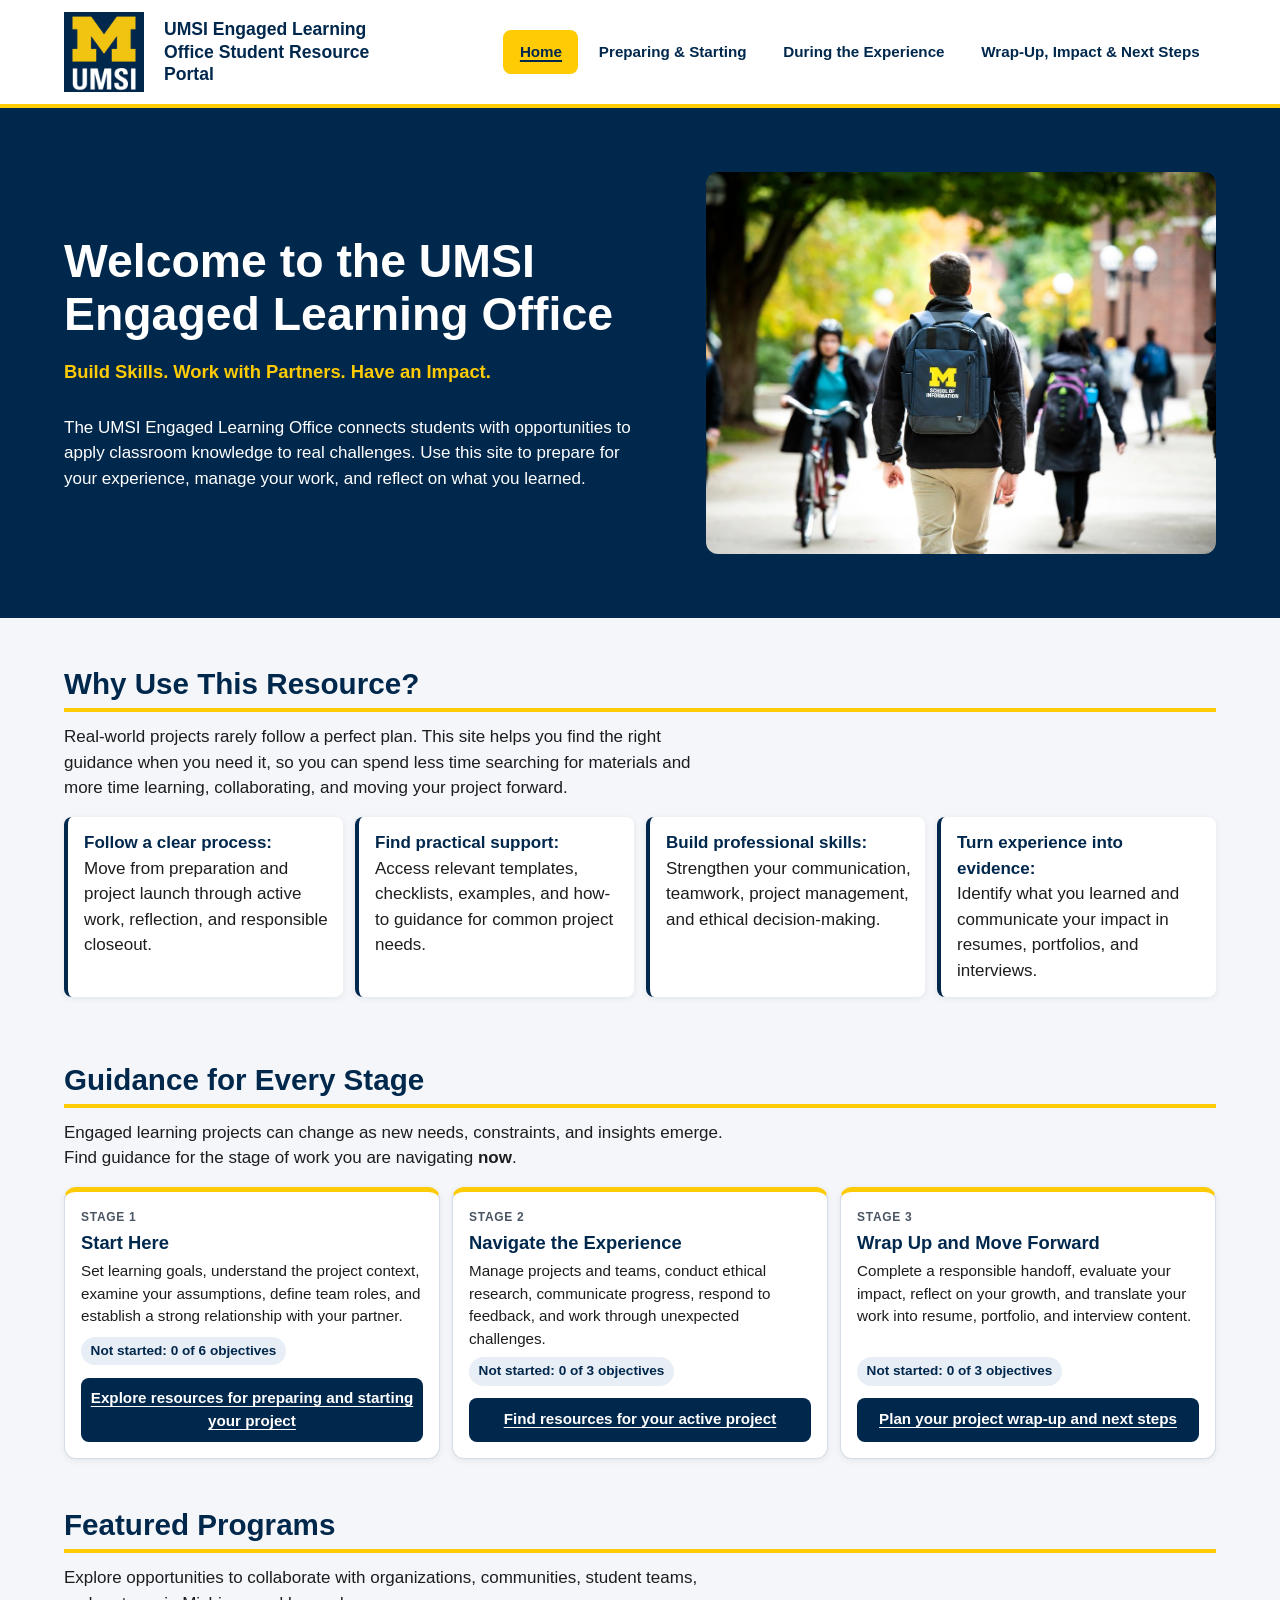
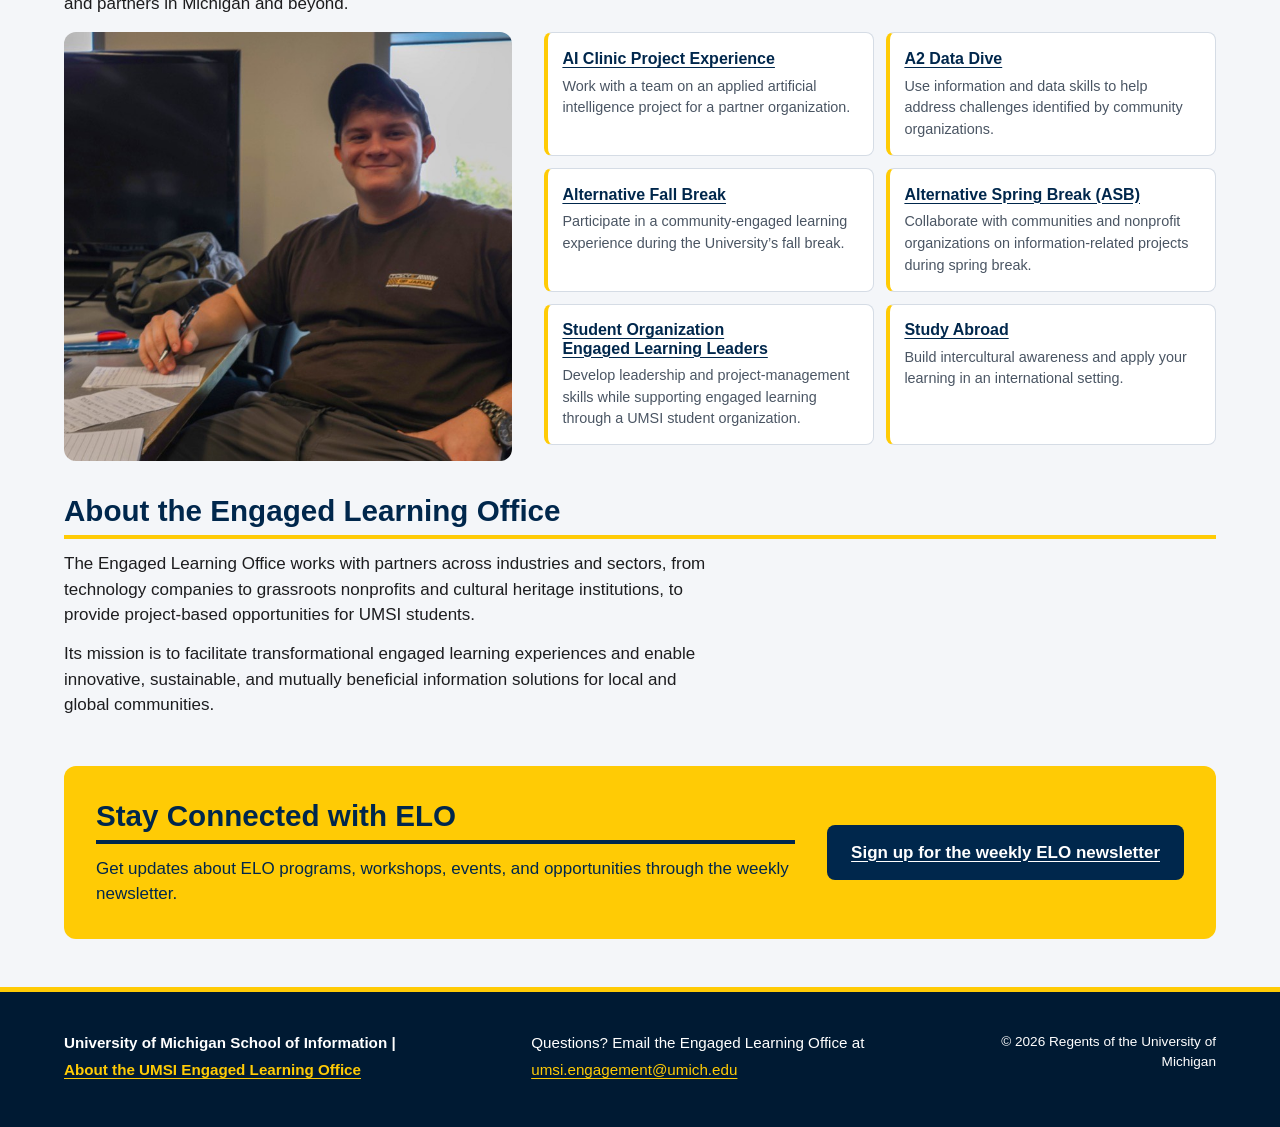
<file: index.html>
<!DOCTYPE html>
<html lang="en">
<head>
  <meta charset="UTF-8">
  <meta name="viewport" content="width=device-width, initial-scale=1.0">
  <title>Home | UMSI Engaged Learning Office Student Resource Portal</title>
  <link rel="icon" href="images/favicon.svg" type="image/svg+xml">
  <link rel="stylesheet" href="css/reset.css">
  <link rel="stylesheet" href="css/style.css">
  <script src="js/main.js" defer></script>
</head>
<body>
  <header class="site-header">
    <a class="skip-link" href="#main">Skip to main content</a>
    <img class="site-logo" src="images/umsi-signature-logo.jpg" alt="University of Michigan School of Information">
    <p class="site-name">UMSI Engaged Learning Office Student Resource Portal</p>
    <nav class="site-nav" aria-label="Main">
      <ul>
        <li><a href="index.html" aria-current="page">Home</a></li>
        <li><a href="preparing-starting.html">Preparing &amp; Starting</a></li>
        <li><a href="during-experience.html">During the Experience</a></li>
        <li><a href="wrap-up.html">Wrap-Up, Impact &amp; Next Steps</a></li>
      </ul>
    </nav>
  </header>

  <main id="main" tabindex="-1">
    <section class="hero" aria-labelledby="page-title">
      <div class="hero-text">
        <h1 id="page-title">Welcome to the UMSI Engaged Learning Office</h1>
        <p>Build Skills. Work with Partners. Have an Impact.</p>
        <p>The UMSI Engaged Learning Office connects students with opportunities to apply classroom knowledge to real challenges. Use this site to prepare for your experience, manage your work, and reflect on what you learned.</p>
      </div>
      <!-- Image: UMSI campus photo provided with the class starter code -->
      <img src="images/umsi-campus-fall-backpack.jpg" alt="A student with a UMSI backpack walks along a tree-lined campus path in the fall.">
    </section>

    <section aria-labelledby="why-use">
      <h2 id="why-use">Why Use This Resource?</h2>
      <p>Real-world projects rarely follow a perfect plan. This site helps you find the right guidance when you need it, so you can spend less time searching for materials and more time learning, collaborating, and moving your project forward.</p>
      <ul class="benefit-list">
        <li><strong>Follow a clear process:</strong> Move from preparation and project launch through active work, reflection, and responsible closeout.</li>
        <li><strong>Find practical support:</strong> Access relevant templates, checklists, examples, and how-to guidance for common project needs.</li>
        <li><strong>Build professional skills:</strong> Strengthen your communication, teamwork, project management, and ethical decision-making.</li>
        <li><strong>Turn experience into evidence:</strong> Identify what you learned and communicate your impact in resumes, portfolios, and interviews.</li>
      </ul>
    </section>

    <section aria-labelledby="every-stage">
      <h2 id="every-stage">Guidance for Every Stage</h2>
      <p>Engaged learning projects can change as new needs, constraints, and insights emerge. Find guidance for the stage of work you are navigating <strong>now</strong>.</p>

      <div class="stage-grid">
      <article class="stage-card" aria-labelledby="stage-start" data-tracker-page="preparing-starting" data-tracker-total="6">
        <h3 id="stage-start">Start Here</h3>
        <p>Set learning goals, understand the project context, examine your assumptions, define team roles, and establish a strong relationship with your partner.</p>
        <p><a href="preparing-starting.html">Explore resources for preparing and starting your project</a></p>
      </article>

      <article class="stage-card" aria-labelledby="stage-during" data-tracker-page="during-experience" data-tracker-total="3">
        <h3 id="stage-during">Navigate the Experience</h3>
        <p>Manage projects and teams, conduct ethical research, communicate progress, respond to feedback, and work through unexpected challenges.</p>
        <p><a href="during-experience.html">Find resources for your active project</a></p>
      </article>

      <article class="stage-card" aria-labelledby="stage-wrap-up" data-tracker-page="wrap-up" data-tracker-total="3">
        <h3 id="stage-wrap-up">Wrap Up and Move Forward</h3>
        <p>Complete a responsible handoff, evaluate your impact, reflect on your growth, and translate your work into resume, portfolio, and interview content.</p>
        <p><a href="wrap-up.html">Plan your project wrap-up and next steps</a></p>
      </article>
      </div>
    </section>

    <section class="featured-programs" aria-labelledby="featured-programs">
      <h2 id="featured-programs">Featured Programs</h2>
      <p>Explore opportunities to collaborate with organizations, communities, student teams, and partners in Michigan and beyond.</p>
      <!-- Image credit: "Smiling Student Working on Assignments at Desk", Wikimedia Commons, CC BY 4.0 -->
      <img src="images/student-at-desk.jpg" alt="A smiling student sits at a desk with notes and a pen while working on assignments.">

      <div class="program-grid">
      <article class="program-card" aria-labelledby="program-ai-clinic">
        <h3 id="program-ai-clinic"><a href="https://mcompass.umich.edu/_portal/tds-program-brochure?programid=12810">AI Clinic Project Experience</a></h3>
        <p>Work with a team on an applied artificial intelligence project for a partner organization.</p>
      </article>

      <article class="program-card" aria-labelledby="program-data-dive">
        <h3 id="program-data-dive"><a href="https://mcompass.umich.edu/_portal/tds-program-brochure?programid=12556">A2 Data Dive</a></h3>
        <p>Use information and data skills to help address challenges identified by community organizations.</p>
      </article>

      <article class="program-card" aria-labelledby="program-afb">
        <h3 id="program-afb"><a href="https://mcompass.umich.edu/_portal/tds-program-brochure?programid=11297">Alternative Fall Break</a></h3>
        <p>Participate in a community-engaged learning experience during the University’s fall break.</p>
      </article>

      <article class="program-card" aria-labelledby="program-asb">
        <h3 id="program-asb"><a href="https://mcompass.umich.edu/_portal/tds-program-brochure?programid=10621">Alternative Spring Break (ASB)</a></h3>
        <p>Collaborate with communities and nonprofit organizations on information-related projects during spring break.</p>
      </article>

      <article class="program-card" aria-labelledby="program-soell">
        <h3 id="program-soell"><a href="https://mcompass.umich.edu/_portal/tds-program-brochure?programid=12294">Student Organization Engaged Learning Leaders</a></h3>
        <p>Develop leadership and project-management skills while supporting engaged learning through a UMSI student organization.</p>
      </article>

      <article class="program-card" aria-labelledby="program-study-abroad">
        <h3 id="program-study-abroad"><a href="https://www.si.umich.edu/student-life/study-abroad">Study Abroad</a></h3>
        <p>Build intercultural awareness and apply your learning in an international setting.</p>
      </article>
      </div>
    </section>

    <section aria-labelledby="about-elo">
      <h2 id="about-elo">About the Engaged Learning Office</h2>
      <p>The Engaged Learning Office works with partners across industries and sectors, from technology companies to grassroots nonprofits and cultural heritage institutions, to provide project-based opportunities for UMSI students.</p>
      <p>Its mission is to facilitate transformational engaged learning experiences and enable innovative, sustainable, and mutually beneficial information solutions for local and global communities.</p>
    </section>

    <aside class="newsletter" aria-labelledby="stay-connected">
      <h2 id="stay-connected">Stay Connected with ELO</h2>
      <p>Get updates about ELO programs, workshops, events, and opportunities through the weekly newsletter.</p>
      <p><a href="https://umsi.info/elo-newsletter">Sign up for the weekly ELO newsletter</a></p>
    </aside>
    <!-- Content taken & modified from UMGPT with the prompt, "Write me a webpage of intro content to help meet the following requirements - this is for the home page": and then pasted in the client objectives & project requirements"
    UMGPT. (2026). UMGPT ( GPT-5.6 Sol September 7th version) [Large language model]. -->
    <!-- 
    I, Juan, am citing that the page content and alt text, created with AI (Claude)
    from the ELO Content Document and course starter code. https://claude.ai
    -->
  </main>

  <footer class="site-footer">
    <p>University of Michigan School of Information | <a href="https://www.si.umich.edu/programs/engaged-learning/about-engaged-learning-office">About the UMSI Engaged Learning Office</a></p>
    <address>Questions? Email the Engaged Learning Office at <a href="mailto:umsi.engagement@umich.edu">umsi.engagement@umich.edu</a></address>
    <p>&copy; <span class="current-year">2026</span> Regents of the University of Michigan</p>
  </footer>
</body>
</html>
</file>
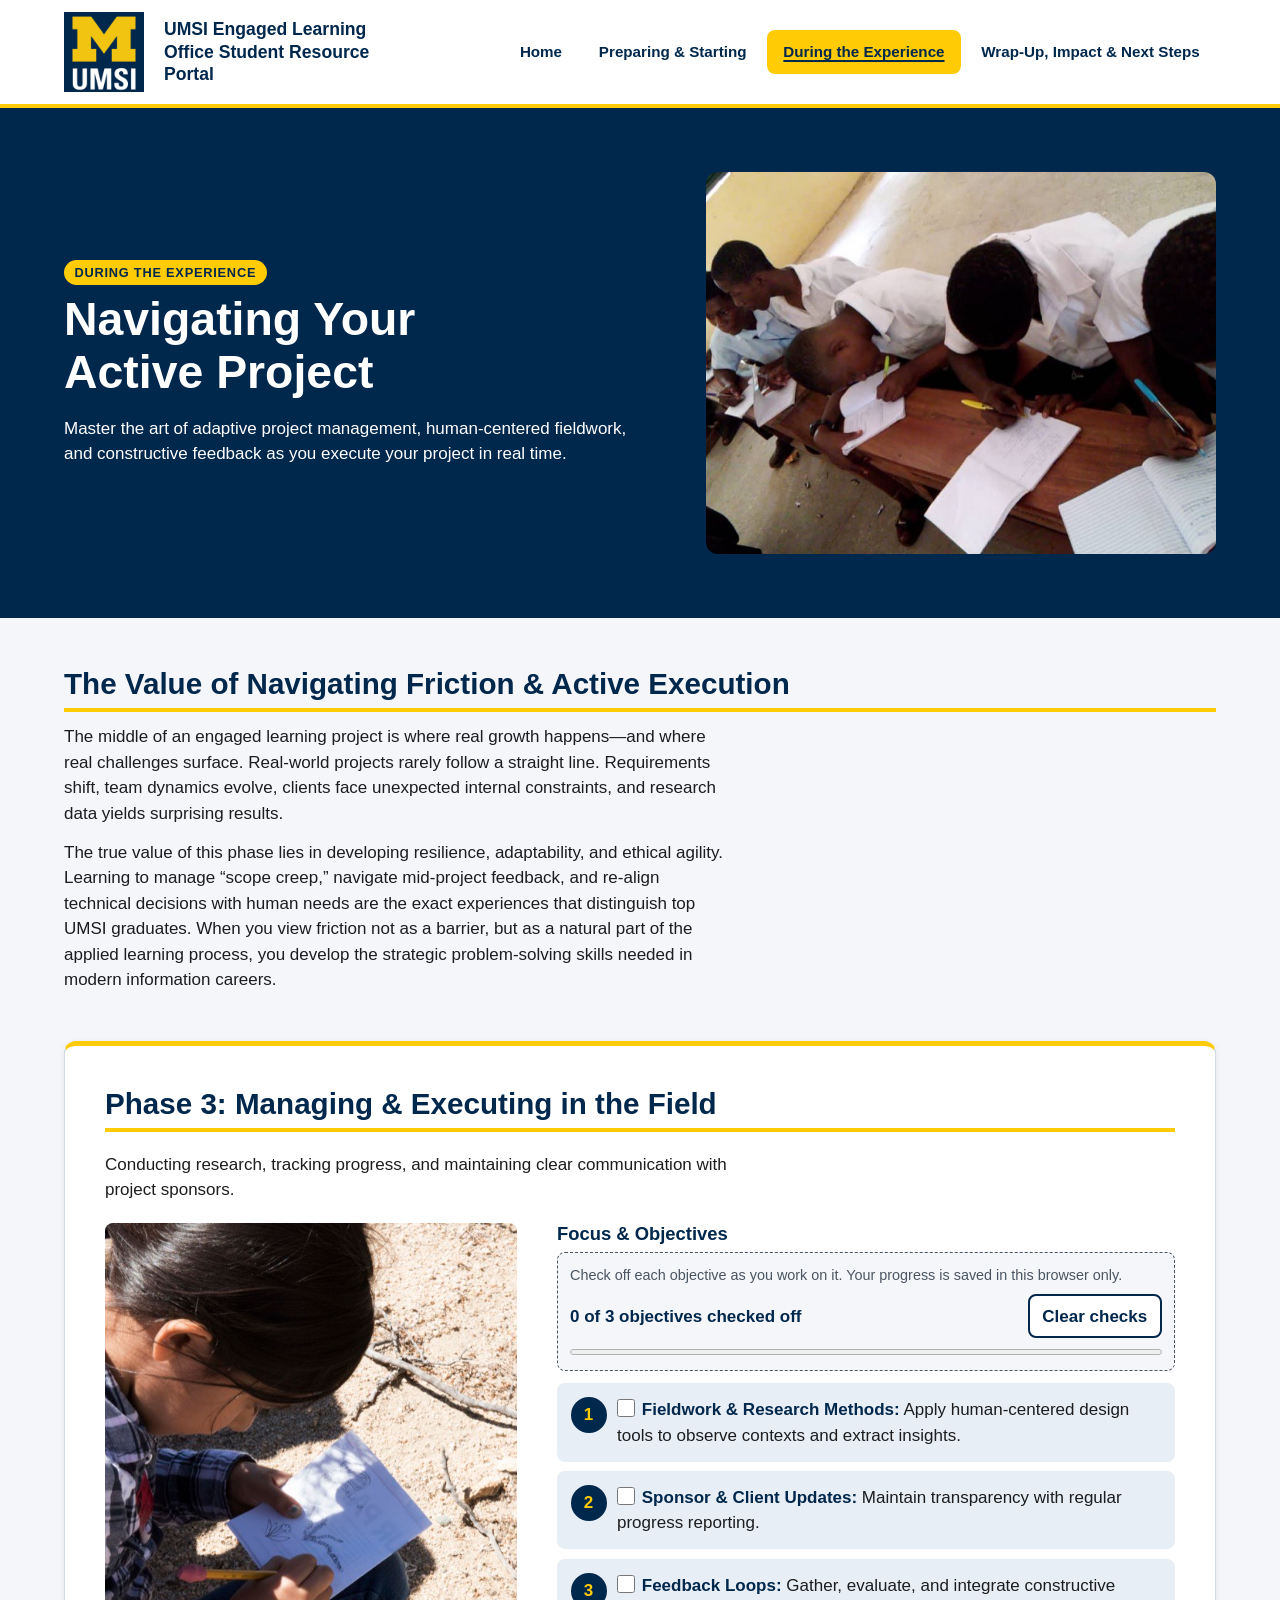
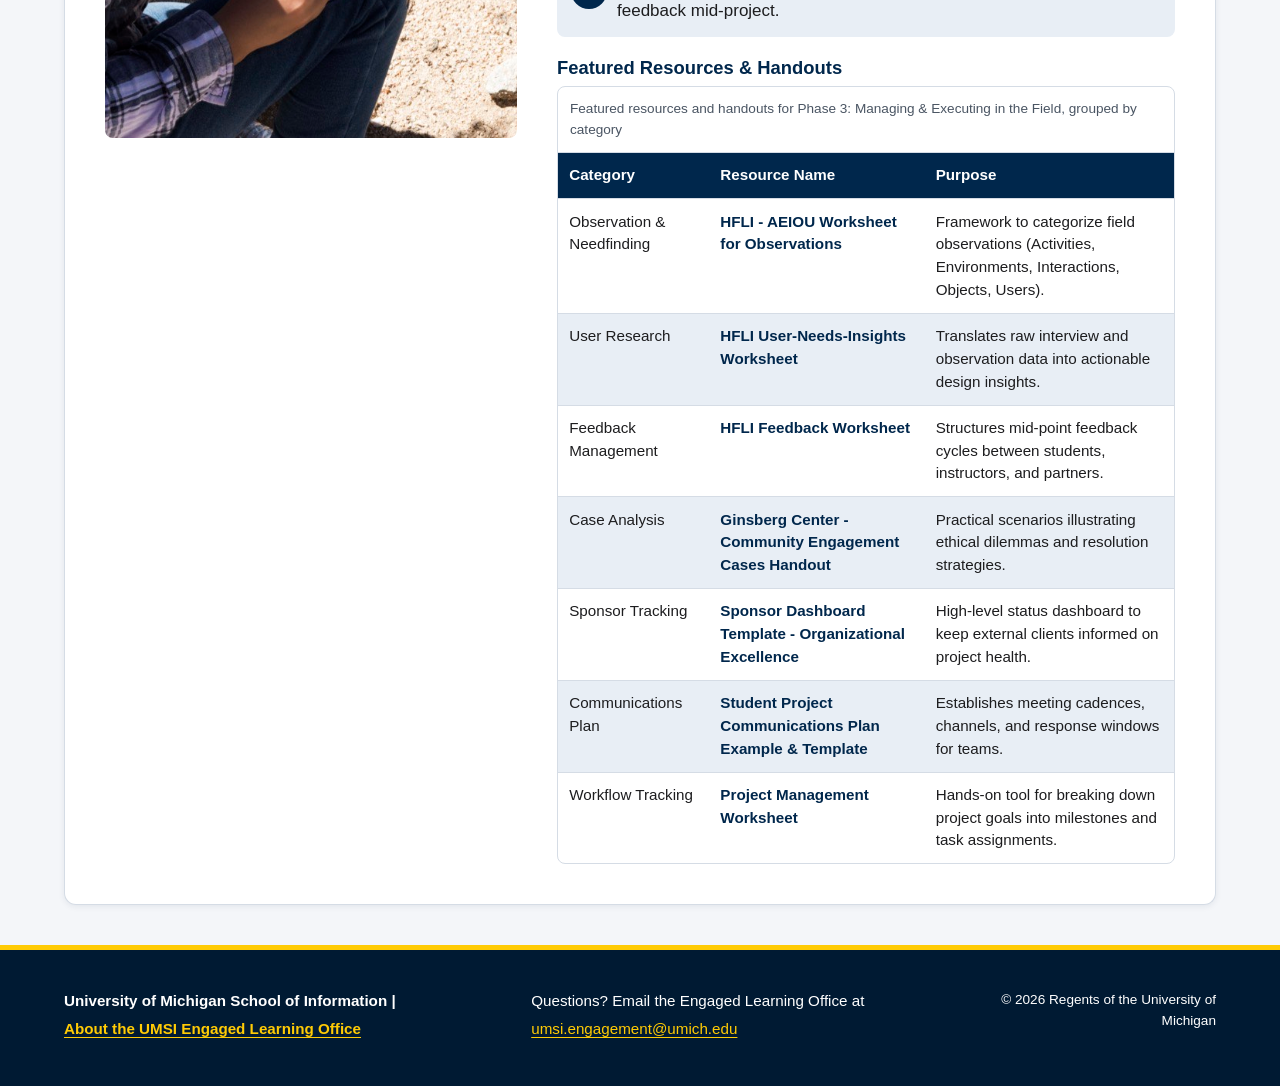
<file: during-experience.html>
<!DOCTYPE html>
<html lang="en">
<head>
  <meta charset="UTF-8">
  <meta name="viewport" content="width=device-width, initial-scale=1.0">
  <title>During the Experience | UMSI Engaged Learning Office Student Resource Portal</title>
  <link rel="icon" href="images/favicon.svg" type="image/svg+xml">
  <link rel="stylesheet" href="css/reset.css">
  <link rel="stylesheet" href="css/style.css">
  <script src="js/main.js" defer></script>
</head>
<body>
  <header class="site-header">
    <a class="skip-link" href="#main">Skip to main content</a>
    <img class="site-logo" src="images/umsi-signature-logo.jpg" alt="University of Michigan School of Information">
    <p class="site-name">UMSI Engaged Learning Office Student Resource Portal</p>
    <nav class="site-nav" aria-label="Main">
      <ul>
        <li><a href="index.html">Home</a></li>
        <li><a href="preparing-starting.html">Preparing &amp; Starting</a></li>
        <li><a href="during-experience.html" aria-current="page">During the Experience</a></li>
        <li><a href="wrap-up.html">Wrap-Up, Impact &amp; Next Steps</a></li>
      </ul>
    </nav>
  </header>

  <main id="main" tabindex="-1">
    <section class="hero" aria-labelledby="page-title">
      <div class="hero-text">
        <hgroup>
          <p>During the Experience</p>
          <h1 id="page-title">Navigating Your Active Project</h1>
        </hgroup>
        <p>Master the art of adaptive project management, human-centered fieldwork, and constructive feedback as you execute your project in real time.</p>
      </div>
      <!-- Image credit: "Students writing notes", Wikimedia Commons, CC0 -->
      <img src="images/students-writing-notes.jpg" alt="Students lean over a shared desk, writing notes in their notebooks.">
    </section>

    <section aria-labelledby="value-friction">
      <h2 id="value-friction">The Value of Navigating Friction &amp; Active Execution</h2>
      <p>The middle of an engaged learning project is where real growth happens—and where real challenges surface. Real-world projects rarely follow a straight line. Requirements shift, team dynamics evolve, clients face unexpected internal constraints, and research data yields surprising results.</p>
      <p>The true value of this phase lies in developing resilience, adaptability, and ethical agility. Learning to manage “scope creep,” navigate mid-project feedback, and re-align technical decisions with human needs are the exact experiences that distinguish top UMSI graduates. When you view friction not as a barrier, but as a natural part of the applied learning process, you develop the strategic problem-solving skills needed in modern information careers.</p>
    </section>

    <section class="phase phase--media" id="phase-3" aria-labelledby="phase-3-title">
      <h2 id="phase-3-title">Phase 3: Managing &amp; Executing in the Field</h2>
      <p>Conducting research, tracking progress, and maintaining clear communication with project sponsors.</p>
      <!-- Image credit: "Student writing in field notebook", Wikimedia Commons, Public Domain -->
      <img src="images/field-notebook.jpg" alt="A student sitting outdoors sketches plant observations in a small field notebook.">

      <section>
        <h3 id="phase-3-focus">Focus &amp; Objectives</h3>
        <ul class="focus-list" data-tracker="during-experience" aria-labelledby="phase-3-focus">
          <li><strong>Fieldwork &amp; Research Methods:</strong> Apply human-centered design tools to observe contexts and extract insights.</li>
          <li><strong>Sponsor &amp; Client Updates:</strong> Maintain transparency with regular progress reporting.</li>
          <li><strong>Feedback Loops:</strong> Gather, evaluate, and integrate constructive feedback mid-project.</li>
        </ul>
      </section>

      <section>
        <h3 id="phase-3-resources">Featured Resources &amp; Handouts</h3>
        <!-- TODO: When resource files/URLs are available, wrap each resource name in an <a> element using the resource name as the link text. -->
        <div class="table-wrap" role="region" aria-labelledby="phase-3-resources" tabindex="0">
        <table>
          <caption>Featured resources and handouts for Phase 3: Managing &amp; Executing in the Field, grouped by category</caption>
          <thead>
            <tr>
              <th scope="col">Category</th>
              <th scope="col">Resource Name</th>
              <th scope="col">Purpose</th>
            </tr>
          </thead>
          <tbody>
            <tr>
              <td>Observation &amp; Needfinding</td>
              <td>HFLI - AEIOU Worksheet for Observations</td>
              <td>Framework to categorize field observations (Activities, Environments, Interactions, Objects, Users).</td>
            </tr>
            <tr>
              <td>User Research</td>
              <td>HFLI User-Needs-Insights Worksheet</td>
              <td>Translates raw interview and observation data into actionable design insights.</td>
            </tr>
            <tr>
              <td>Feedback Management</td>
              <td>HFLI Feedback Worksheet</td>
              <td>Structures mid-point feedback cycles between students, instructors, and partners.</td>
            </tr>
            <tr>
              <td>Case Analysis</td>
              <td>Ginsberg Center - Community Engagement Cases Handout</td>
              <td>Practical scenarios illustrating ethical dilemmas and resolution strategies.</td>
            </tr>
            <tr>
              <td>Sponsor Tracking</td>
              <td>Sponsor Dashboard Template - Organizational Excellence</td>
              <td>High-level status dashboard to keep external clients informed on project health.</td>
            </tr>
            <tr>
              <td>Communications Plan</td>
              <td>Student Project Communications Plan Example &amp; Template</td>
              <td>Establishes meeting cadences, channels, and response windows for teams.</td>
            </tr>
            <tr>
              <td>Workflow Tracking</td>
              <td>Project Management Worksheet</td>
              <td>Hands-on tool for breaking down project goals into milestones and task assignments.</td>
            </tr>
          </tbody>
        </table>
        </div>
      </section>
    </section>
    <!-- 
    I, Juan, am citing that the page content and alt text, created with AI (Claude)
    from the ELO Content Document and course starter code. https://claude.ai
    -->
  </main>

  <footer class="site-footer">
    <p>University of Michigan School of Information | <a href="https://www.si.umich.edu/programs/engaged-learning/about-engaged-learning-office">About the UMSI Engaged Learning Office</a></p>
    <address>Questions? Email the Engaged Learning Office at <a href="mailto:umsi.engagement@umich.edu">umsi.engagement@umich.edu</a></address>
    <p>&copy; <span class="current-year">2026</span> Regents of the University of Michigan</p>
  </footer>
</body>
</html>
</file>
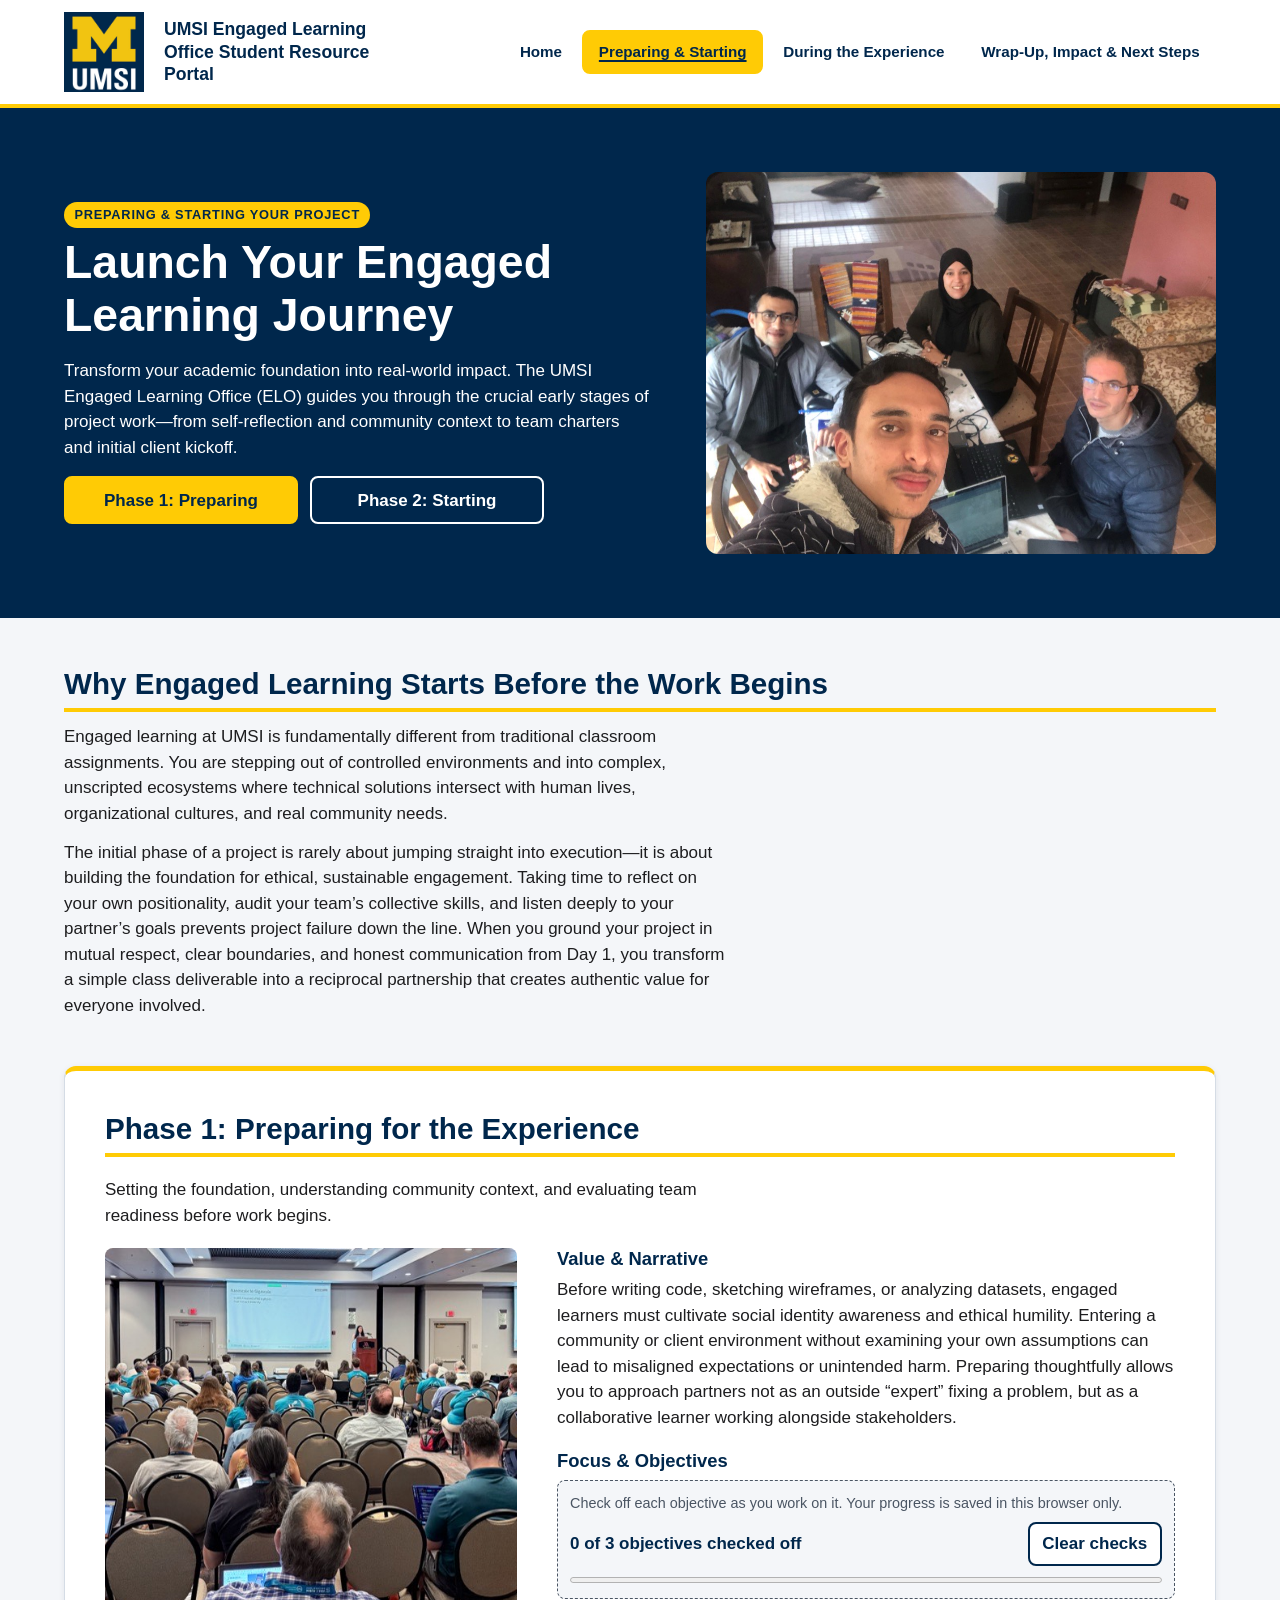
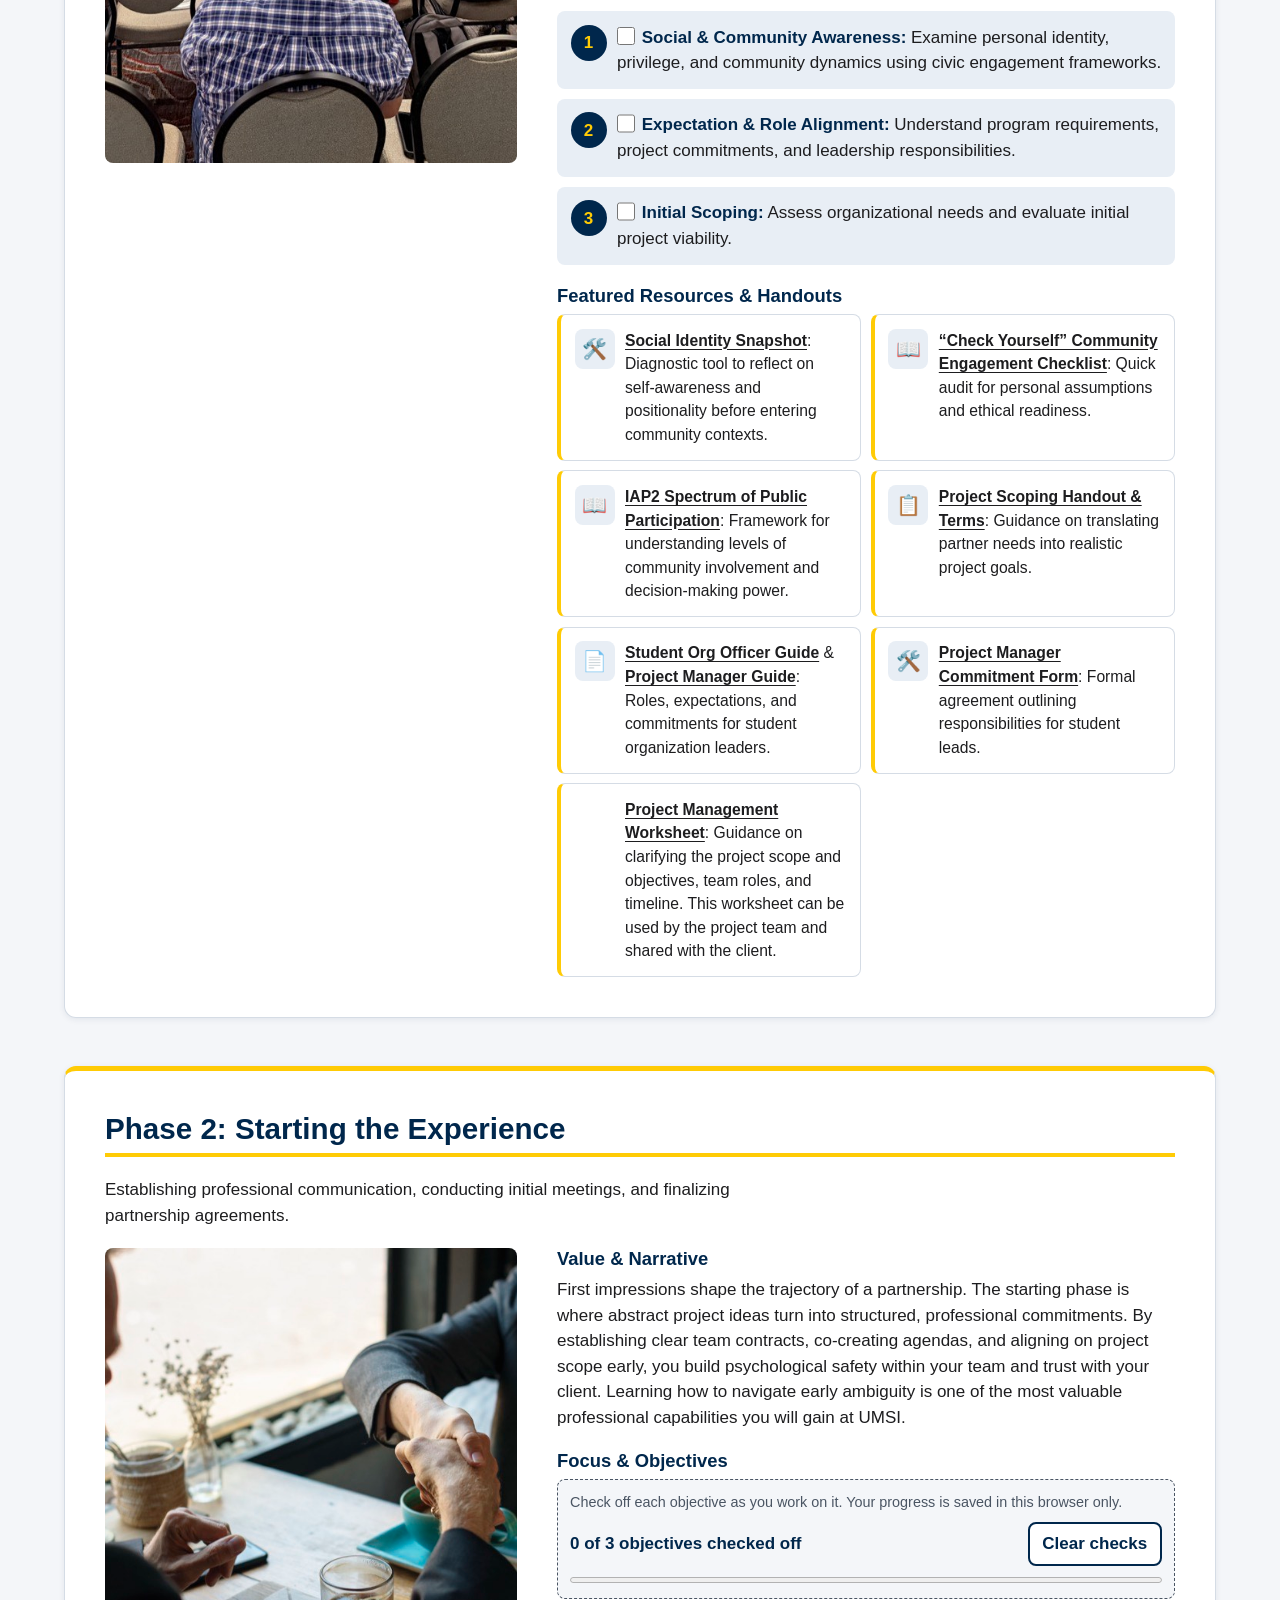
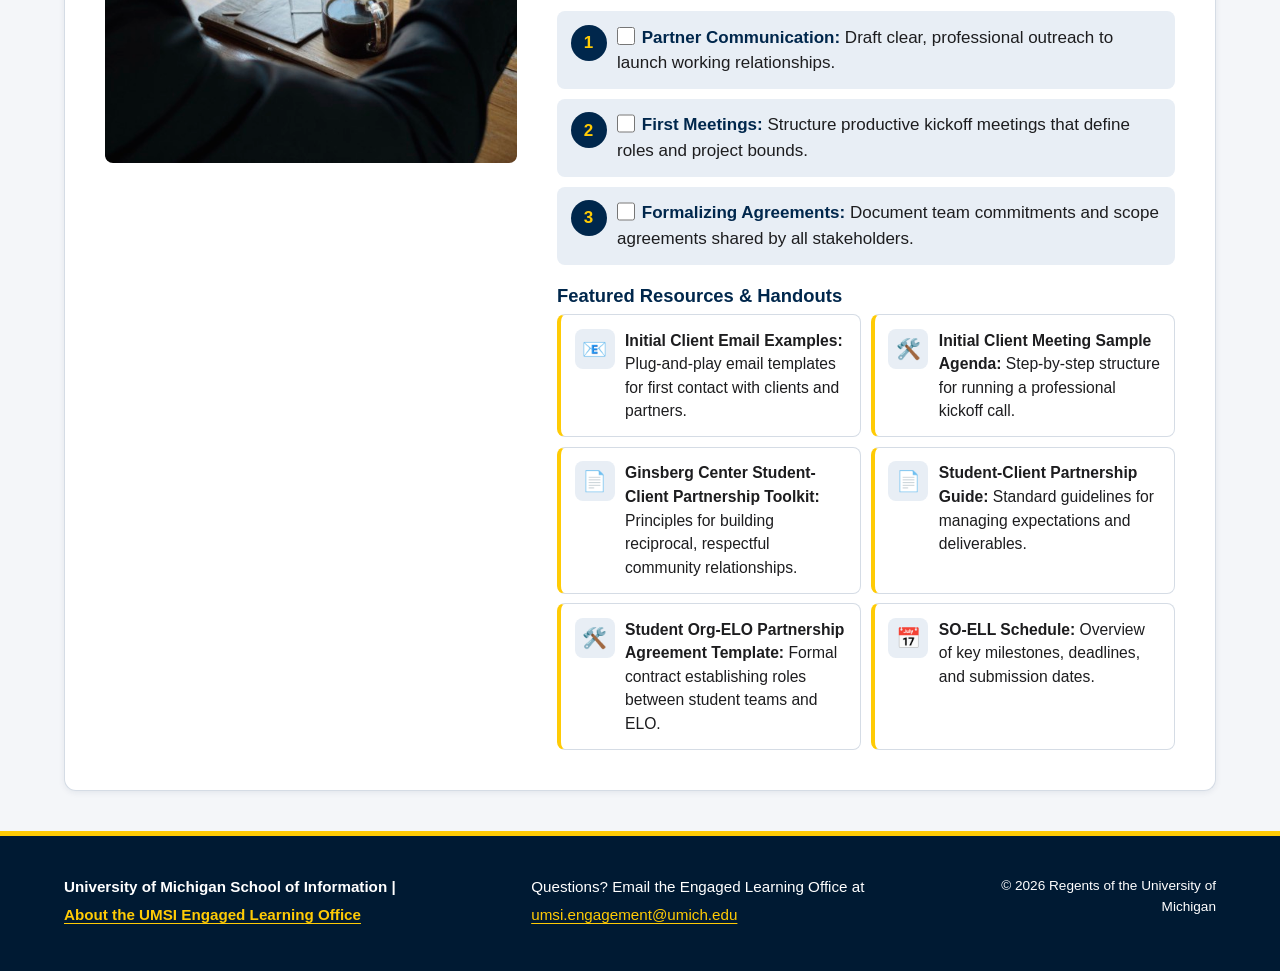
<file: preparing-starting.html>
<!DOCTYPE html>
<html lang="en">
<head>
  <meta charset="UTF-8">
  <meta name="viewport" content="width=device-width, initial-scale=1.0">
  <title>Preparing &amp; Starting Your Project | UMSI Engaged Learning Office Student Resource Portal</title>
  <link rel="icon" href="images/favicon.svg" type="image/svg+xml">
  <link rel="stylesheet" href="css/reset.css">
  <link rel="stylesheet" href="css/style.css">
  <script src="js/main.js" defer></script>
</head>
<body>
  <header class="site-header">
    <a class="skip-link" href="#main">Skip to main content</a>
    <img class="site-logo" src="images/umsi-signature-logo.jpg" alt="University of Michigan School of Information">
    <p class="site-name">UMSI Engaged Learning Office Student Resource Portal</p>
    <nav class="site-nav" aria-label="Main">
      <ul>
        <li><a href="index.html">Home</a></li>
        <li><a href="preparing-starting.html" aria-current="page">Preparing &amp; Starting</a></li>
        <li><a href="during-experience.html">During the Experience</a></li>
        <li><a href="wrap-up.html">Wrap-Up, Impact &amp; Next Steps</a></li>
      </ul>
    </nav>
  </header>

  <main id="main" tabindex="-1">
    <section class="hero" aria-labelledby="page-title">
      <div class="hero-text">
        <hgroup>
          <p>Preparing &amp; Starting Your Project</p>
          <h1 id="page-title">Launch Your Engaged Learning Journey</h1>
        </hgroup>
        <p>Transform your academic foundation into real-world impact. The UMSI Engaged Learning Office (ELO) guides you through the crucial early stages of project work—from self-reflection and community context to team charters and initial client kickoff.</p>
        <ul class="jump-links">
          <li><a href="#phase-1">Phase 1: Preparing</a></li>
          <li><a href="#phase-2">Phase 2: Starting</a></li>
        </ul>
      </div>
      <!-- Image credit: "2023 RWC Project Planning Meeting in Fez", Wikimedia Commons, CC BY-SA 4.0 -->
      <img src="images/project-planning-meeting.jpg" alt="A smiling project team gathers around a table with laptops for a planning meeting.">
    </section>

    <section aria-labelledby="why-before">
      <h2 id="why-before">Why Engaged Learning Starts Before the Work Begins</h2>
      <p>Engaged learning at UMSI is fundamentally different from traditional classroom assignments. You are stepping out of controlled environments and into complex, unscripted ecosystems where technical solutions intersect with human lives, organizational cultures, and real community needs.</p>
      <p>The initial phase of a project is rarely about jumping straight into execution—it is about building the foundation for ethical, sustainable engagement. Taking time to reflect on your own positionality, audit your team’s collective skills, and listen deeply to your partner’s goals prevents project failure down the line. When you ground your project in mutual respect, clear boundaries, and honest communication from Day 1, you transform a simple class deliverable into a reciprocal partnership that creates authentic value for everyone involved.</p>
    </section>

    <section class="phase phase--media" id="phase-1" aria-labelledby="phase-1-title">
      <h2 id="phase-1-title">Phase 1: Preparing for the Experience</h2>
      <p>Setting the foundation, understanding community context, and evaluating team readiness before work begins.</p>
      <!-- Image credit: "Scenes from the 2025 Rubin Community Workshop", Wikimedia Commons, CC BY 4.0 -->
      <img src="images/community-workshop.jpg" alt="A large audience listens to a presenter at a community workshop.">

      <section>
        <h3 id="phase-1-value">Value &amp; Narrative</h3>
        <p>Before writing code, sketching wireframes, or analyzing datasets, engaged learners must cultivate social identity awareness and ethical humility. Entering a community or client environment without examining your own assumptions can lead to misaligned expectations or unintended harm. Preparing thoughtfully allows you to approach partners not as an outside “expert” fixing a problem, but as a collaborative learner working alongside stakeholders.</p>
      </section>

      <section>
        <h3 id="phase-1-focus">Focus &amp; Objectives</h3>
        <ul class="focus-list" data-tracker="preparing-starting" aria-labelledby="phase-1-focus">
          <li><strong>Social &amp; Community Awareness:</strong> Examine personal identity, privilege, and community dynamics using civic engagement frameworks.</li>
          <li><strong>Expectation &amp; Role Alignment:</strong> Understand program requirements, project commitments, and leadership responsibilities.</li>
          <li><strong>Initial Scoping:</strong> Assess organizational needs and evaluate initial project viability.</li>
        </ul>
      </section>

      <section>
        <h3 id="phase-1-resources">Featured Resources &amp; Handouts</h3>
        <ul class="resource-list">
          <li><span class="resource-type" aria-hidden="true">🛠️</span> <a href="https://sites.lsa.umich.edu/equitable-teaching/social-identity-snapshot">Social Identity Snapshot</a>: Diagnostic tool to reflect on self-awareness and positionality before entering community contexts.</li>
          <li><span class="resource-type" aria-hidden="true">📖</span> <a href="https://docs.google.com/document/d/1Qt9YeStVwDHjwJhOLAz42JSNQR2lFMurdUtxtdrGkuc/edit?tab=t.0#heading=h.ch0bvccjkrzn">“Check Yourself” Community Engagement Checklist</a>: Quick audit for personal assumptions and ethical readiness.</li>
          <li><span class="resource-type" aria-hidden="true">📖</span> <a href="https://drive.google.com/file/d/1zc1RNlrDxV51-muOERdDTnINQcquJpOA/view?usp=sharing">IAP2 Spectrum of Public Participation</a>: Framework for understanding levels of community involvement and decision-making power.</li>
          <li><span class="resource-type" aria-hidden="true">📋</span> <a href="https://docs.google.com/document/d/1TrEDolwmOIlXgYgAP9VvlOGoYOwFfe6KxzZOgZSVYVw/edit?usp=drive_link">Project Scoping Handout &amp; Terms</a>: Guidance on translating partner needs into realistic project goals.</li>
          <li><span class="resource-type" aria-hidden="true">📄</span> <a href="https://docs.google.com/document/d/1AexsV_JeSd0kRUBbcifZpfBu6y6Zi8Y0iJScp1I3gkM/edit?usp=drive_link">Student Org Officer Guide</a> &amp; <a href="https://docs.google.com/document/u/0/d/1uwOOS0TrXWzcSShj8DUFpckWo0t1UNu_Q7WVbZnLhX0/edit">Project Manager Guide</a>: Roles, expectations, and commitments for student organization leaders.</li>
          <li><span class="resource-type" aria-hidden="true">🛠️</span> <a href="https://docs.google.com/document/d/1U4lCNGyWKJ3C2i_VgFqAR45Z4zF1FehuthuqT-M2wdI/edit?usp=drive_link">Project Manager Commitment Form</a>: Formal agreement outlining responsibilities for student leads.</li>
          <li><a href="https://docs.google.com/document/d/1twc-7TYWmb_PNrOBiDI1NuJqJAuhluTICr22GRd_NLc/edit?usp=drive_link">Project Management Worksheet</a>: Guidance on clarifying the project scope and objectives, team roles, and timeline. This worksheet can be used by the project team and shared with the client.</li>
        </ul>
      </section>
    </section>

    <section class="phase phase--media" id="phase-2" aria-labelledby="phase-2-title">
      <h2 id="phase-2-title">Phase 2: Starting the Experience</h2>
      <p>Establishing professional communication, conducting initial meetings, and finalizing partnership agreements.</p>
      <!-- Image credit: "Business agreement handshake at coffee shop", Wikimedia Commons, CC0 -->
      <img src="images/handshake-agreement.jpg" alt="Two people shake hands across a café table at the start of a working partnership.">

      <section>
        <h3 id="phase-2-value">Value &amp; Narrative</h3>
        <p>First impressions shape the trajectory of a partnership. The starting phase is where abstract project ideas turn into structured, professional commitments. By establishing clear team contracts, co-creating agendas, and aligning on project scope early, you build psychological safety within your team and trust with your client. Learning how to navigate early ambiguity is one of the most valuable professional capabilities you will gain at UMSI.</p>
      </section>

      <section>
        <h3 id="phase-2-focus">Focus &amp; Objectives</h3>
        <ul class="focus-list" data-tracker="preparing-starting" aria-labelledby="phase-2-focus">
          <li><strong>Partner Communication:</strong> Draft clear, professional outreach to launch working relationships.</li>
          <li><strong>First Meetings:</strong> Structure productive kickoff meetings that define roles and project bounds.</li>
          <li><strong>Formalizing Agreements:</strong> Document team commitments and scope agreements shared by all stakeholders.</li>
        </ul>
      </section>

      <section>
        <h3 id="phase-2-resources">Featured Resources &amp; Handouts</h3>
        <!-- TODO: When resource files/URLs are available, wrap each resource name in an <a> element using the resource name as the link text. -->
        <ul class="resource-list">
          <li><span class="resource-type" aria-hidden="true">📧</span> <strong>Initial Client Email Examples:</strong> Plug-and-play email templates for first contact with clients and partners.</li>
          <li><span class="resource-type" aria-hidden="true">🛠️</span> <strong>Initial Client Meeting Sample Agenda:</strong> Step-by-step structure for running a professional kickoff call.</li>
          <li><span class="resource-type" aria-hidden="true">📄</span> <strong>Ginsberg Center Student-Client Partnership Toolkit:</strong> Principles for building reciprocal, respectful community relationships.</li>
          <li><span class="resource-type" aria-hidden="true">📄</span> <strong>Student-Client Partnership Guide:</strong> Standard guidelines for managing expectations and deliverables.</li>
          <li><span class="resource-type" aria-hidden="true">🛠️</span> <strong>Student Org-ELO Partnership Agreement Template:</strong> Formal contract establishing roles between student teams and ELO.</li>
          <li><span class="resource-type" aria-hidden="true">📅</span> <strong>SO-ELL Schedule:</strong> Overview of key milestones, deadlines, and submission dates.</li>
        </ul>
      </section>
    </section>
    <!-- 
      I, Juan, am citing that the page content and alt text, created with AI (Claude)
      from the ELO Content Document and course starter code. https://claude.ai
    -->
  </main>

  <footer class="site-footer">
    <p>University of Michigan School of Information | <a href="https://www.si.umich.edu/programs/engaged-learning/about-engaged-learning-office">About the UMSI Engaged Learning Office</a></p>
    <address>Questions? Email the Engaged Learning Office at <a href="mailto:umsi.engagement@umich.edu">umsi.engagement@umich.edu</a></address>
    <p>&copy; <span class="current-year">2026</span> Regents of the University of Michigan</p>
  </footer>
</body>
</html>
</file>
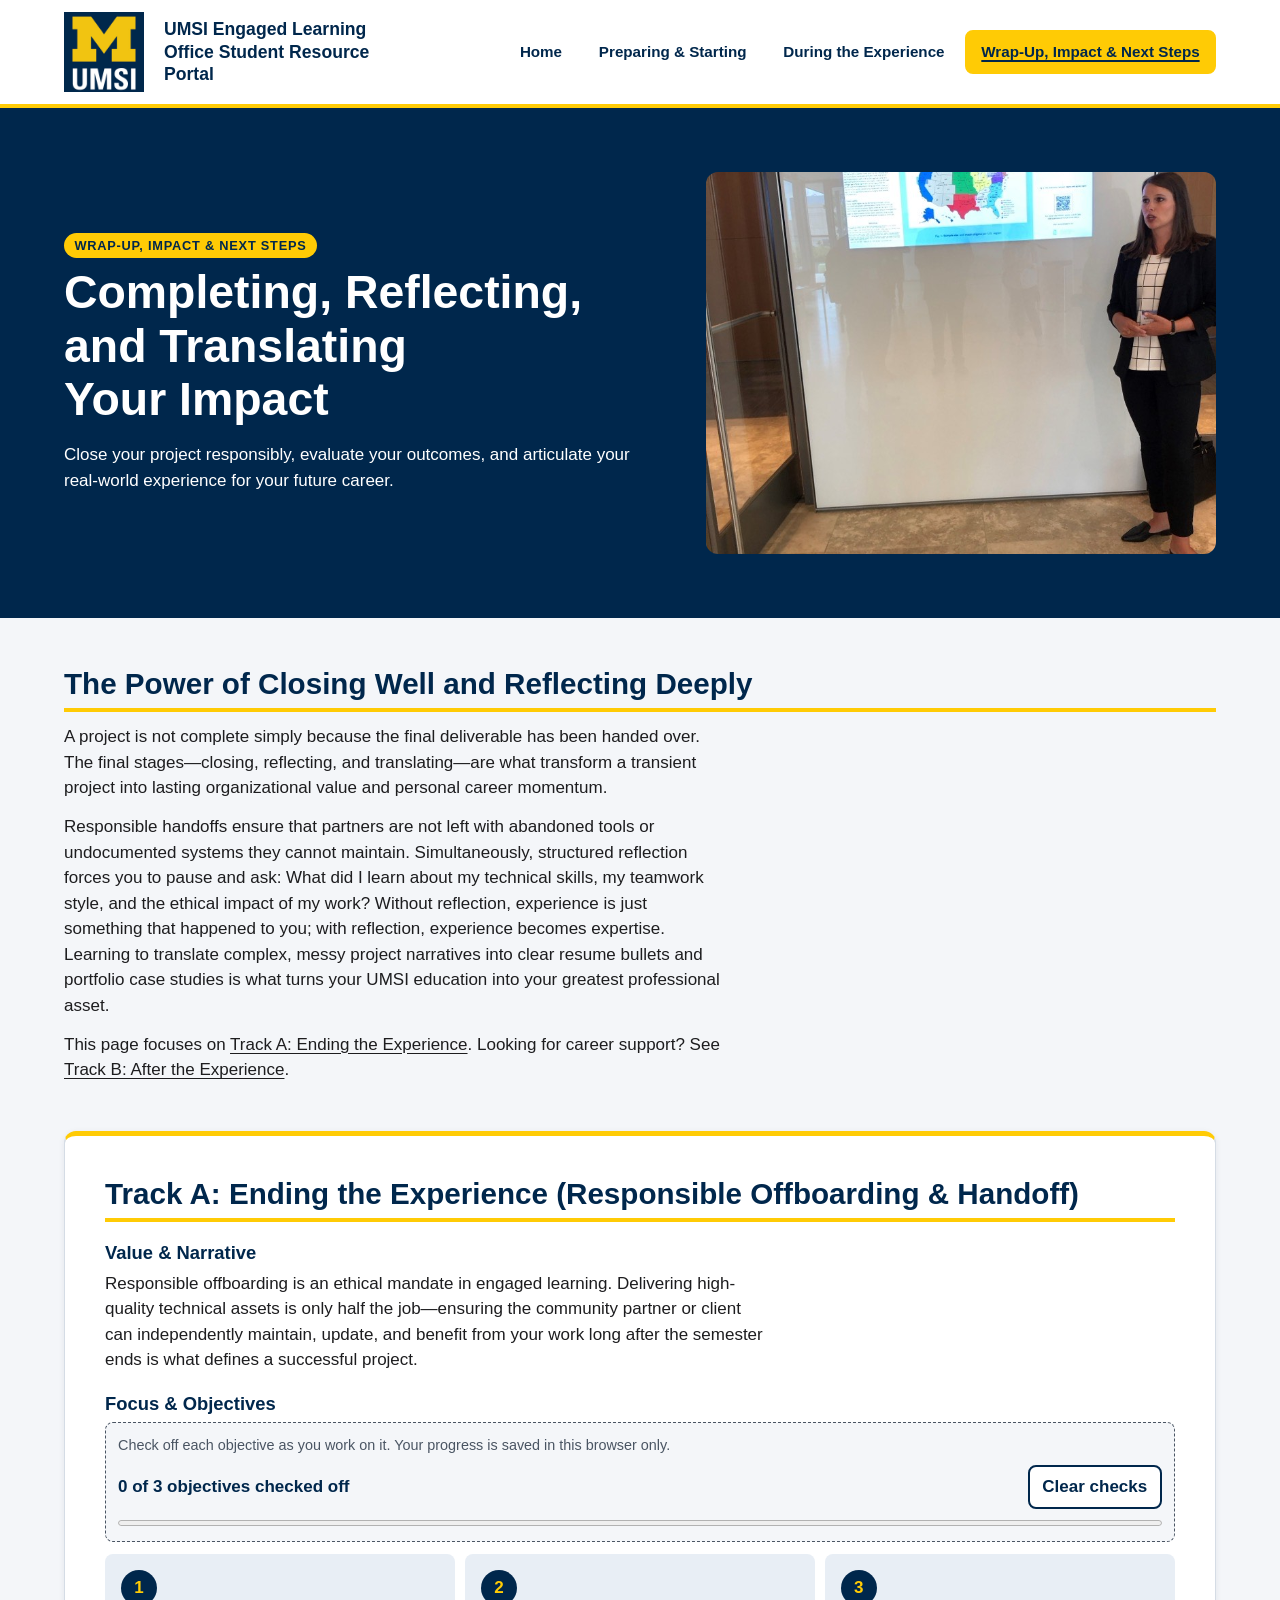
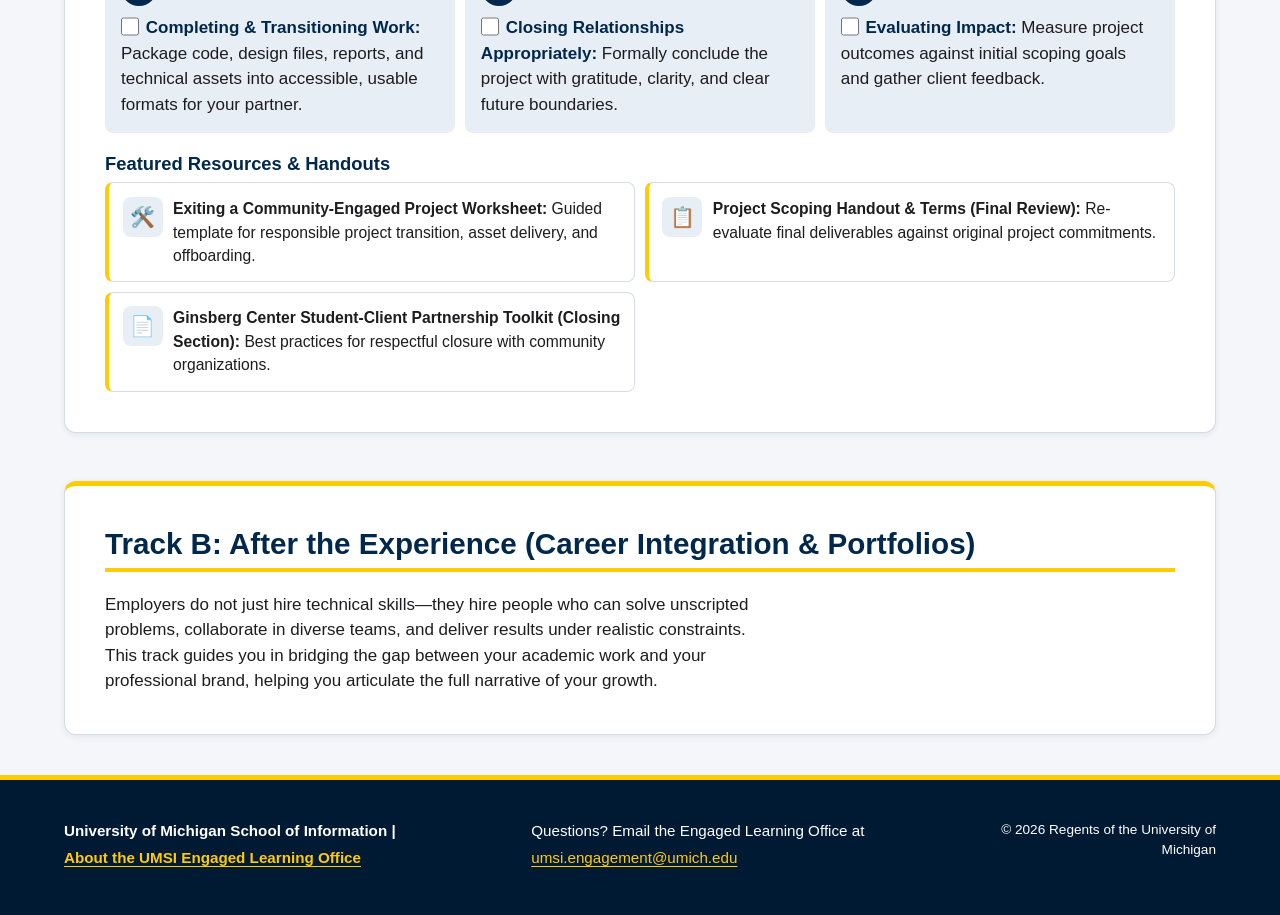
<file: wrap-up.html>
<!DOCTYPE html>
<html lang="en">
<head>
  <meta charset="UTF-8">
  <meta name="viewport" content="width=device-width, initial-scale=1.0">
  <title>Wrap-Up, Impact &amp; Next Steps | UMSI Engaged Learning Office Student Resource Portal</title>
  <link rel="icon" href="images/favicon.svg" type="image/svg+xml">
  <link rel="stylesheet" href="css/reset.css">
  <link rel="stylesheet" href="css/style.css">
  <script src="js/main.js" defer></script>
</head>
<body>
  <header class="site-header">
    <a class="skip-link" href="#main">Skip to main content</a>
    <img class="site-logo" src="images/umsi-signature-logo.jpg" alt="University of Michigan School of Information">
    <p class="site-name">UMSI Engaged Learning Office Student Resource Portal</p>
    <nav class="site-nav" aria-label="Main">
      <ul>
        <li><a href="index.html">Home</a></li>
        <li><a href="preparing-starting.html">Preparing &amp; Starting</a></li>
        <li><a href="during-experience.html">During the Experience</a></li>
        <li><a href="wrap-up.html" aria-current="page">Wrap-Up, Impact &amp; Next Steps</a></li>
      </ul>
    </nav>
  </header>

  <main id="main" tabindex="-1">
    <section class="hero" aria-labelledby="page-title">
      <div class="hero-text">
        <hgroup>
          <p>Wrap-Up, Impact &amp; Next Steps</p>
          <h1 id="page-title">Completing, Reflecting, and Translating Your Impact</h1>
        </hgroup>
        <p>Close your project responsibly, evaluate your outcomes, and articulate your real-world experience for your future career.</p>
      </div>
      <!-- Image credit: "Student poster presentation", Wikimedia Commons, CC BY-SA 4.0 -->
      <img src="images/poster-presentation.jpg" alt="A student presents a digital research poster featuring a color-coded map of U.S. regions.">
    </section>

    <section aria-labelledby="closing-well">
      <h2 id="closing-well">The Power of Closing Well and Reflecting Deeply</h2>
      <p>A project is not complete simply because the final deliverable has been handed over. The final stages—closing, reflecting, and translating—are what transform a transient project into lasting organizational value and personal career momentum.</p>
      <p>Responsible handoffs ensure that partners are not left with abandoned tools or undocumented systems they cannot maintain. Simultaneously, structured reflection forces you to pause and ask: What did I learn about my technical skills, my teamwork style, and the ethical impact of my work? Without reflection, experience is just something that happened to you; with reflection, experience becomes expertise. Learning to translate complex, messy project narratives into clear resume bullets and portfolio case studies is what turns your UMSI education into your greatest professional asset.</p>
      <!-- Source note for developers: "Select the track below that aligns best with your team's build goals. You can implement track A, B, or C as the primary focus of Page 3." This site implements Track A as the primary focus. -->
      <p>This page focuses on <a href="#track-a">Track A: Ending the Experience</a>. Looking for career support? See <a href="#track-b">Track B: After the Experience</a>.</p>
    </section>

    <section class="phase" id="track-a" aria-labelledby="track-a-title">
      <h2 id="track-a-title">Track A: Ending the Experience (Responsible Offboarding &amp; Handoff)</h2>

      <section>
        <h3 id="track-a-value">Value &amp; Narrative</h3>
        <p>Responsible offboarding is an ethical mandate in engaged learning. Delivering high-quality technical assets is only half the job—ensuring the community partner or client can independently maintain, update, and benefit from your work long after the semester ends is what defines a successful project.</p>
      </section>

      <section>
        <h3 id="track-a-focus">Focus &amp; Objectives</h3>
        <ul class="focus-list" data-tracker="wrap-up" aria-labelledby="track-a-focus">
          <li><strong>Completing &amp; Transitioning Work:</strong> Package code, design files, reports, and technical assets into accessible, usable formats for your partner.</li>
          <li><strong>Closing Relationships Appropriately:</strong> Formally conclude the project with gratitude, clarity, and clear future boundaries.</li>
          <li><strong>Evaluating Impact:</strong> Measure project outcomes against initial scoping goals and gather client feedback.</li>
        </ul>
      </section>

      <section>
        <h3 id="track-a-resources">Featured Resources &amp; Handouts</h3>
        <!-- TODO: When resource files/URLs are available, wrap each resource name in an <a> element using the resource name as the link text. -->
        <ul class="resource-list">
          <li><span class="resource-type" aria-hidden="true">🛠️</span> <strong>Exiting a Community-Engaged Project Worksheet:</strong> Guided template for responsible project transition, asset delivery, and offboarding.</li>
          <li><span class="resource-type" aria-hidden="true">📋</span> <strong>Project Scoping Handout &amp; Terms (Final Review):</strong> Re-evaluate final deliverables against original project commitments.</li>
          <li><span class="resource-type" aria-hidden="true">📄</span> <strong>Ginsberg Center Student-Client Partnership Toolkit (Closing Section):</strong> Best practices for respectful closure with community organizations.</li>
        </ul>
      </section>
    </section>

    <section class="phase" id="track-b" aria-labelledby="track-b-title">
      <h2 id="track-b-title">Track B: After the Experience (Career Integration &amp; Portfolios)</h2>
      <p>Employers do not just hire technical skills—they hire people who can solve unscripted problems, collaborate in diverse teams, and deliver results under realistic constraints. This track guides you in bridging the gap between your academic work and your professional brand, helping you articulate the full narrative of your growth.</p>
      <!-- Track B is summarized here only. Its full Focus & Objectives (Articulating Skills, Portfolio Integration, Maintaining Networks) and resources (How to Include Project Experience on Student Resumes; How to Engage with UMSI on Social Media; STAR Method Project Reflection Sheet) can be added in a future deliverable. -->
    </section>
    <!-- 
      I, Juan, am citing that the page content and alt text, created with AI (Claude)
      from the ELO Content Document and course starter code. https://claude.ai
    -->
  </main>

  <footer class="site-footer">
    <p>University of Michigan School of Information | <a href="https://www.si.umich.edu/programs/engaged-learning/about-engaged-learning-office">About the UMSI Engaged Learning Office</a></p>
    <address>Questions? Email the Engaged Learning Office at <a href="mailto:umsi.engagement@umich.edu">umsi.engagement@umich.edu</a></address>
    <p>&copy; <span class="current-year">2026</span> Regents of the University of Michigan</p>
  </footer>
</body>
</html>
</file>
<file: css/style.css>
/* =========================================================
   UMSI Engaged Learning Office | Deliverable #3: Tablet/Desktop view
   Juan Alonso-Allende (aallende)

   Mobile-first. Everything above the "TABLET" section is the default
   (mobile) design. Larger screens are layered on top with min-width
   media queries only (no max-width):
     - Tablet:  @media (min-width: 48rem)  ~768px
     - Desktop: @media (min-width: 64rem)  ~1024px, designed at 1280px

   Citations:
   - Colors: U-M Brand Guidelines, https://brand.umich.edu/
     Michigan Maize #FFCB05, Michigan Blue #00274C.
   - Skip link pattern adapted from W3Schools "How TO - Skip to main
     content": https://www.w3schools.com/howto/howto_css_skip_link.asp
   - Stylesheet drafted with help from Claude (Anthropic, claude.ai),
     then reviewed and edited by Juan.
   - Centered content width with max() padding adapted from
     "Full-Bleed Layout Using CSS Grid", Josh W. Comeau:
     https://www.joshwcomeau.com/css/full-bleed/
   - :has() selector reference: MDN,
     https://developer.mozilla.org/en-US/docs/Web/CSS/:has
   - Deliverable #3 media queries, tracker and 404 styles drafted with
     help from Claude (Anthropic, claude.ai), reviewed by Juan.
   ========================================================= */

:root {
  --maize: #FFCB05;
  --blue: #00274C;
  --blue-deep: #001A33;
  --blue-soft: #e8eef5;
  --ink: #1d1d1f;
  --muted: #4a5563;
  --paper: #ffffff;
  --page: #f4f6f9;
  --line: #d5dce5;
  --radius: 0.75rem;
  --gutter: clamp(1rem, 4vw, 1.5rem);
  --shadow: 0 0.1rem 0.4rem rgba(0, 39, 76, 0.08);
  --sans: "Helvetica Neue", Helvetica, Arial, system-ui, sans-serif;
  /* Max width of content on large screens; side padding grows past it */
  --content: 72rem;
  --inline: var(--gutter);
}

html { scroll-behavior: smooth; }

body {
  font-family: var(--sans);
  font-size: 1.0625rem;
  color: var(--ink);
  background: var(--page);
}

a { color: var(--blue); text-underline-offset: 0.18em; }
a:hover { text-decoration-thickness: 0.15em; }

:focus-visible {
  outline: 3px solid var(--blue);
  outline-offset: 3px;
  box-shadow: 0 0 0 6px var(--maize);
}

/* ---------- Skip to main: hidden until focused ---------- */
.skip-link {
  position: absolute;
  top: -10rem;
  left: var(--gutter);
  z-index: 100;
  padding: 0.75rem 1rem;
  background: var(--maize);
  color: var(--blue);
  font-weight: 700;
  border-radius: 0 0 0.5rem 0.5rem;
}
.skip-link:focus { top: 0; }

/* ---------- Header: logo + name, then 2x2 nav grid ---------- */
.site-header {
  display: grid;
  grid-template-columns: calc(4.5rem + var(--gutter)) 1fr;
  grid-template-areas:
    "logo name"
    "nav  nav";
  align-items: center;
  column-gap: 0.75rem;
  background: var(--paper);
  border-bottom: 0.3rem solid var(--maize);
}

.site-logo {
  grid-area: logo;
  width: 4.5rem;
  margin: 0.75rem 0 0.75rem var(--gutter);
}

.site-name {
  grid-area: name;
  padding-right: var(--gutter);
  font-weight: 700;
  font-size: 0.95rem;
  line-height: 1.3;
  color: var(--blue);
}

.site-nav {
  grid-area: nav;
  background: var(--blue);
  padding: 0.75rem var(--gutter);
}

.site-nav ul {
  list-style: none;
  margin: 0;
  padding: 0;
  display: grid;
  grid-template-columns: repeat(2, 1fr);
  gap: 0.5rem;
}

.site-nav a {
  display: flex;
  align-items: center;
  justify-content: center;
  height: 100%;
  min-height: 3rem;
  padding: 0.5rem;
  text-align: center;
  font-size: 0.95rem;
  font-weight: 600;
  line-height: 1.2;
  color: var(--paper);
  text-decoration: none;
  border: 2px solid rgba(255, 255, 255, 0.4);
  border-radius: 0.5rem;
}
.site-nav a:hover { border-color: var(--maize); text-decoration: underline; }

/* Current page: fill + bold border + underline, so it is not color alone */
.site-nav a[aria-current="page"] {
  background: var(--maize);
  border-color: var(--maize);
  color: var(--blue);
  font-weight: 800;
  text-decoration: underline;
  text-decoration-thickness: 2px;
}

/* ---------- Hero (first section of each page) ---------- */
.hero {
  display: grid;
  gap: 1rem;
  padding: 2rem var(--gutter);
  background: var(--blue);
  color: var(--paper);
}

/* Groups the hero text so desktop can place it beside the image */
.hero-text { display: grid; gap: 1rem; }
.hero hgroup { display: grid; gap: 0.5rem; }

.hero hgroup p {
  justify-self: start;
  padding: 0.2rem 0.65rem;
  background: var(--maize);
  color: var(--blue);
  font-size: 0.8rem;
  font-weight: 700;
  letter-spacing: 0.06em;
  text-transform: uppercase;
  border-radius: 999px;
}

.hero h1 {
  font-size: clamp(1.75rem, 8vw, 2.4rem);
  font-weight: 800;
  line-height: 1.15;
}

/* Home page tagline (2nd p after h1) */
.hero h1 + p {
  color: var(--maize);
  font-weight: 700;
  font-size: 1.15rem;
}

.hero a { color: var(--paper); }

.hero img {
  width: 100%;
  aspect-ratio: 4 / 3;
  object-fit: cover;
  border-radius: var(--radius);
}

/* Jump-link buttons in the hero */
.jump-links {
  list-style: none;
  margin: 0;
  padding: 0;
  display: grid;
  grid-template-columns: repeat(2, 1fr);
  gap: 0.75rem;
}
.jump-links a {
  display: flex;
  align-items: center;
  justify-content: center;
  min-height: 3rem;
  padding: 0.5rem;
  border: 2px solid var(--paper);
  border-radius: 0.5rem;
  font-weight: 700;
  text-align: center;
  text-decoration: none;
}
.jump-links li:first-child a {
  background: var(--maize);
  border-color: var(--maize);
  color: var(--blue);
}
.jump-links a:hover { text-decoration: underline; }

/* ---------- General sections ---------- */
main > section:not(.hero),
main > aside {
  padding: 2rem var(--gutter) 0;
}
main > :last-child { padding-bottom: 2.5rem; }

main h2 {
  font-size: 1.5rem;
  line-height: 1.2;
  color: var(--blue);
  margin-bottom: 0.75rem;
  padding-bottom: 0.4rem;
  border-bottom: 0.25rem solid var(--maize);
}

main h3 {
  font-size: 1.15rem;
  color: var(--blue);
  margin-bottom: 0.5rem;
}

main p + p { margin-top: 0.85rem; }
main section > p + ul,
main section > ul + p { margin-top: 1rem; }

/* Phase / track sections become white panels */
.phase {
  display: grid;
  gap: 1.25rem;
}
main > .phase {
  margin: 2rem var(--gutter) 0;
  padding: 1.25rem;
  background: var(--paper);
  border: 1px solid var(--line);
  border-top: 0.35rem solid var(--maize);
  border-radius: var(--radius);
  box-shadow: var(--shadow);
}
main > .phase:last-of-type { margin-bottom: 2.5rem; }
.phase > h2 { margin-bottom: 0; }

.phase > img {
  width: 100%;
  aspect-ratio: 16 / 10;
  object-fit: cover;
  border-radius: 0.5rem;
}

/* ---------- Focus & objectives: numbered badge grid ---------- */
.focus-list {
  list-style: none;
  margin: 0;
  padding: 0;
  display: grid;
  gap: 0.6rem;
  counter-reset: focus;
}
.focus-list li {
  counter-increment: focus;
  position: relative;
  min-height: 4rem;
  padding: 0.85rem 0.85rem 0.85rem 3.75rem;
  background: var(--blue-soft);
  border-radius: 0.5rem;
}
.focus-list li::before {
  content: counter(focus);
  position: absolute;
  left: 0.85rem;
  top: 0.85rem;
  display: grid;
  place-items: center;
  width: 2.25rem;
  aspect-ratio: 1;
  border-radius: 50%;
  background: var(--blue);
  color: var(--maize);
  font-weight: 800;
}
.focus-list strong { color: var(--blue); }

/* ---------- Resource lists: icon column + text column ---------- */
.resource-list {
  list-style: none;
  margin: 0;
  padding: 0;
  display: grid;
  gap: 0.6rem;
}
.resource-list li {
  position: relative;
  min-height: 4.25rem;
  padding: 0.85rem 0.85rem 0.85rem 4rem;
  border: 1px solid var(--line);
  border-left: 0.3rem solid var(--maize);
  border-radius: 0.5rem;
  background: var(--paper);
  font-size: 0.98rem;
}

.resource-type {
  position: absolute;
  left: 0.85rem;
  top: 0.85rem;
  display: grid;
  place-items: center;
  width: 2.5rem;
  aspect-ratio: 1;
  border-radius: 0.5rem;
  background: var(--blue-soft);
  font-size: 1.25rem;
}
.resource-list a { font-weight: 700; }

/* ---------- Phase 3 table: keeps table semantics, scrolls sideways ---------- */
.table-wrap {
  overflow-x: auto;
  border: 1px solid var(--line);
  border-radius: 0.5rem;
}
table {
  width: 100%;
  min-width: 34rem;
  border-collapse: collapse;
  font-size: 0.95rem;
}
caption {
  text-align: left;
  padding: 0.75rem;
  font-size: 0.85rem;
  color: var(--muted);
}
th, td {
  padding: 0.7rem;
  text-align: left;
  vertical-align: top;
  border-top: 1px solid var(--line);
}
thead th { background: var(--blue); color: var(--paper); }
tbody tr:nth-child(even) { background: var(--blue-soft); }
tbody td:nth-child(2) { font-weight: 700; color: var(--blue); }

/* ---------- Home: benefits ---------- */
.benefit-list {
  list-style: none;
  padding: 0;
  display: grid;
  gap: 0.6rem;
}
.benefit-list li {
  padding: 0.85rem 0.85rem 0.85rem 1rem;
  background: var(--paper);
  border-left: 0.3rem solid var(--blue);
  border-radius: 0.5rem;
  box-shadow: var(--shadow);
}
.benefit-list strong { display: block; color: var(--blue); }

/* ---------- Home: stage cards (featured first card spans both columns) ---------- */
.stage-grid {
  margin-top: 1rem;
  display: grid;
  /* D#2 feedback: 2 columns made cards too condensed on phones, so 1 column */
  grid-template-columns: 1fr;
  gap: 0.75rem;
  counter-reset: stage;
}
.stage-card {
  counter-increment: stage;
  display: grid;
  grid-template-rows: auto auto 1fr auto auto;
  gap: 0.4rem;
  padding: 1rem;
  background: var(--paper);
  border: 1px solid var(--line);
  border-top: 0.35rem solid var(--maize);
  border-radius: var(--radius);
  box-shadow: var(--shadow);
}
.stage-card:first-child { grid-column: 1 / -1; }
.stage-card::before {
  content: "Stage " counter(stage);
  font-size: 0.75rem;
  font-weight: 700;
  text-transform: uppercase;
  letter-spacing: 0.06em;
  color: var(--muted);
}
.stage-card h3 { margin: 0; }
.stage-card p { font-size: 0.95rem; margin: 0; }
.stage-card p:last-child a {
  display: block;
  margin-top: 0.4rem;
  padding: 0.6rem 0.5rem;
  min-height: 2.75rem;
  background: var(--blue);
  color: var(--paper);
  font-weight: 700;
  border-radius: 0.5rem;
  text-align: center;
}

/* ---------- Home: program cards ---------- */
.featured-programs > img {
  margin-top: 1rem;
  width: 100%;
  aspect-ratio: 16 / 9;
  object-fit: cover;
  border-radius: var(--radius);
}
.program-grid {
  margin-top: 1rem;
  display: grid;
  /* D#2 feedback: wider minimum so phones get 1 readable column */
  grid-template-columns: repeat(auto-fit, minmax(16rem, 1fr));
  gap: 0.75rem;
}
.program-card {
  padding: 0.9rem;
  background: var(--paper);
  border: 1px solid var(--line);
  border-left: 0.3rem solid var(--maize);
  border-radius: 0.5rem;
}
.program-card h3 { font-size: 1rem; margin-bottom: 0.3rem; }
.program-card a { display: inline-block; padding-block: 0.15rem; }
.program-card p { font-size: 0.9rem; color: var(--muted); }

/* ---------- Home: newsletter callout ---------- */
main > aside.newsletter {
  margin: 2rem var(--gutter) 2.5rem;
  padding: 1.5rem;
  background: var(--maize);
  color: var(--blue);
  border-radius: var(--radius);
}
.newsletter h2 { border-bottom-color: var(--blue); }
.newsletter a {
  display: block;
  margin-top: 0.75rem;
  padding: 0.75rem;
  background: var(--blue);
  color: var(--paper);
  text-align: center;
  font-weight: 700;
  border-radius: 0.5rem;
}

/* ---------- Footer ---------- */
.site-footer {
  display: grid;
  gap: 1rem;
  padding: 2rem var(--gutter);
  background: var(--blue-deep);
  color: var(--paper);
  border-top: 0.35rem solid var(--maize);
  font-size: 0.95rem;
}
.site-footer p:first-child { font-weight: 700; }
.site-footer address { font-style: normal; }
.site-footer a {
  color: var(--maize);
  display: inline-block;
  padding-block: 0.3rem;
}
.site-footer a:hover { color: var(--paper); }
.site-footer p:last-child {
  padding-top: 1rem;
  border-top: 1px solid rgba(255, 255, 255, 0.3);
  font-size: 0.85rem;
}

/* ---------- Unique addition: objective progress tracker ----------
   js/main.js turns each .focus-list[data-tracker] into a checklist
   and inserts the .tracker panel above it. Without JS the list
   stays a plain numbered list. */
.tracker {
  display: grid;
  grid-template-columns: 1fr auto;
  align-items: center;
  gap: 0.5rem 0.75rem;
  margin-bottom: 0.75rem;
  padding: 0.75rem;
  background: var(--page);
  border: 1px dashed var(--muted);
  border-radius: 0.5rem;
}
.tracker p { margin: 0; }
.tracker-hint {
  grid-column: 1 / -1;
  font-size: 0.9rem;
  color: var(--muted);
}
.tracker-status { font-weight: 700; color: var(--blue); }
.tracker progress {
  grid-column: 1 / -1;
  width: 100%;
  height: 0.75rem;
  accent-color: var(--blue);
}
.tracker button {
  min-height: 2.75rem;
  padding: 0.4rem 0.8rem;
  background: var(--paper);
  color: var(--blue);
  font-weight: 700;
  border: 2px solid var(--blue);
  border-radius: 0.5rem;
  cursor: pointer;
}
.tracker button:hover { background: var(--blue); color: var(--paper); }

.focus-list label { display: block; cursor: pointer; line-height: 1.5; }
.focus-list input[type="checkbox"] {
  width: 1.15rem;
  height: 1.15rem;
  margin: 0 0.4rem 0 0;
  vertical-align: -0.15rem;
  accent-color: var(--blue);
}
/* Checked state: tinted card + check badge, plus the native checkbox */
.focus-list li.is-done { background: #fff4c2; }
.focus-list li.is-done::before {
  content: "✓";
  background: var(--maize);
  color: var(--blue);
}

/* Home page: progress pill that js/main.js adds to each stage card */
.stage-card .stage-progress {
  justify-self: start;
  padding: 0.25rem 0.6rem;
  background: var(--blue-soft);
  color: var(--blue);
  font-size: 0.85rem;
  font-weight: 700;
  border-radius: 999px;
}
.stage-card .stage-progress.is-complete { background: var(--maize); }

/* ---------- 404 page ---------- */
.error-code {
  font-size: clamp(5rem, 28vw, 11rem);
  font-weight: 800;
  line-height: 1;
  letter-spacing: -0.04em;
  text-align: center;
  color: var(--maize);
}
.missing-url code {
  padding: 0.1rem 0.35rem;
  background: rgba(255, 255, 255, 0.15);
  border-radius: 0.25rem;
  overflow-wrap: anywhere;
}

/* =========================================================
   TABLET: 48rem (~768px) and up
   More room, so lists become multi-column grids, the nav sits
   in one row, and content is capped at --content and centered.
   ========================================================= */
@media (min-width: 48rem) {
  :root {
    /* side padding = gutter, or whatever centers a 72rem column */
    --inline: max(var(--gutter), (100% - var(--content)) / 2);
  }

  /* Header: bigger logo, nav links in a single row of 4 */
  .site-header { grid-template-columns: auto 1fr; column-gap: 1rem; }
  .site-logo { width: 5rem; margin-left: var(--inline); }
  .site-name { font-size: 1.1rem; padding-right: var(--inline); }
  .site-nav { padding: 0.6rem var(--inline); }
  .site-nav ul { grid-template-columns: repeat(4, 1fr); }

  /* Hero: wider banner image */
  .hero { padding: 2.5rem var(--inline); }
  .hero img { aspect-ratio: 16 / 9; }
  .jump-links { max-width: 30rem; }

  /* Sections: centered column, comfortable line length */
  main > section:not(.hero),
  main > aside { padding-inline: var(--inline); padding-top: 3rem; }
  main > section.phase {
    margin: 3rem var(--inline) 0;
    padding: 2rem;
  }
  main section > p { max-width: 70ch; }
  main h2 { font-size: 1.85rem; }

  /* Lists become grids */
  .benefit-list { grid-template-columns: repeat(2, 1fr); gap: 0.75rem; }
  .stage-grid { grid-template-columns: repeat(3, 1fr); }
  .stage-card:first-child { grid-column: auto; }
  .program-grid { grid-template-columns: repeat(3, 1fr); }

  /* Objectives: 3 cards side by side, badge moves on top of the text */
  .focus-list { grid-template-columns: repeat(3, 1fr); }
  .focus-list li { padding: 1rem; }
  .focus-list li::before { position: static; margin-bottom: 0.6rem; }

  .resource-list { grid-template-columns: repeat(2, 1fr); }

  /* Table fits without sideways scrolling */
  table { min-width: 0; }

  /* Newsletter: text left, button right */
  main > aside.newsletter {
    margin: 3rem var(--inline);
    padding: 2rem;
    display: grid;
    grid-template-columns: 1fr auto;
    column-gap: 2rem;
    align-items: center;
  }
  .newsletter h2,
  .newsletter p:first-of-type { grid-column: 1; }
  .newsletter p:last-child { grid-column: 2; grid-row: 1 / span 2; margin-top: 0; }
  .newsletter a { margin-top: 0; padding: 0.9rem 1.5rem; }

  /* Footer: two columns, copyright full width below */
  .site-footer {
    grid-template-columns: 1fr 1fr;
    column-gap: 2rem;
    padding: 2.5rem var(--inline);
  }
  .site-footer p:last-child { grid-column: 1 / -1; }
}

/* =========================================================
   DESKTOP: 64rem (~1024px) and up, designed at 1280px
   Header becomes one row, heroes and phases become two-column
   layouts so text and images sit side by side.
   ========================================================= */
@media (min-width: 64rem) {
  /* Header: logo | site name | nav, all in one row */
  .site-header {
    grid-template-columns: auto auto 1fr;
    grid-template-areas: "logo name nav";
    column-gap: 1.25rem;
    padding-inline: var(--inline);
  }
  .site-logo { margin-left: 0; }
  .site-name { padding-right: 0; max-width: 16rem; }
  .site-nav { justify-self: end; padding: 0; background: transparent; }
  .site-nav ul { display: flex; gap: 0.25rem; }
  .site-nav a {
    min-height: 2.75rem;
    padding: 0.5rem 0.9rem;
    color: var(--blue);
    border-color: transparent;
  }
  .site-nav a:hover { border-color: var(--maize); }

  /* Hero: text column beside the image */
  .hero {
    grid-template-columns: minmax(0, 1.15fr) minmax(0, 1fr);
    align-items: center;
    column-gap: 3.5rem;
    padding-block: 4rem;
  }
  .hero h1 { font-size: 2.9rem; }
  .hero img { aspect-ratio: 4 / 3; }

  /* Phases with a photo: photo sticks on the left while you scroll
     the objectives and resources on the right */
  main > section.phase { padding: 2.5rem; column-gap: 2.5rem; }
  .phase--media { grid-template-columns: minmax(0, 2fr) minmax(0, 3fr); }
  .phase--media > h2,
  .phase--media > p { grid-column: 1 / -1; }
  .phase--media > img {
    grid-column: 1;
    grid-row: 3 / span 3;
    position: sticky;
    top: 1.5rem;
    align-self: start;
    aspect-ratio: 4 / 5;
  }
  .phase--media > section { grid-column: 2; }
  #phase-3 > img { grid-row: 3 / span 2; }
  /* Right column is narrower, so objectives stack with the badge on the left */
  .phase--media .focus-list { grid-template-columns: 1fr; }
  .phase--media .focus-list li { padding: 0.85rem 0.85rem 0.85rem 3.75rem; }
  .phase--media .focus-list li::before { position: absolute; margin-bottom: 0; }

  /* Home */
  .benefit-list { grid-template-columns: repeat(4, 1fr); }
  .featured-programs {
    display: grid;
    grid-template-columns: minmax(0, 2fr) minmax(0, 3fr);
    column-gap: 2rem;
  }
  .featured-programs > h2,
  .featured-programs > p { grid-column: 1 / -1; }
  .featured-programs > img { height: 100%; aspect-ratio: auto; }
  .program-grid { grid-template-columns: repeat(2, 1fr); }

  /* Footer: three columns in one row */
  .site-footer {
    grid-template-columns: 2fr 2fr 1fr;
    align-items: start;
  }
  .site-footer p:last-child {
    grid-column: auto;
    padding-top: 0;
    border-top: 0;
    text-align: right;
  }
}

/* ---------- Accessibility: honor reduced-motion preference ---------- */
@media (prefers-reduced-motion: reduce) {
  html { scroll-behavior: auto; }
  *, *::before, *::after {
    animation: none !important;
    transition: none !important;
  }
}

/* Let grid children shrink so the table scrolls inside its wrapper */
.phase > *, .hero > * { min-width: 0; }
</file>
